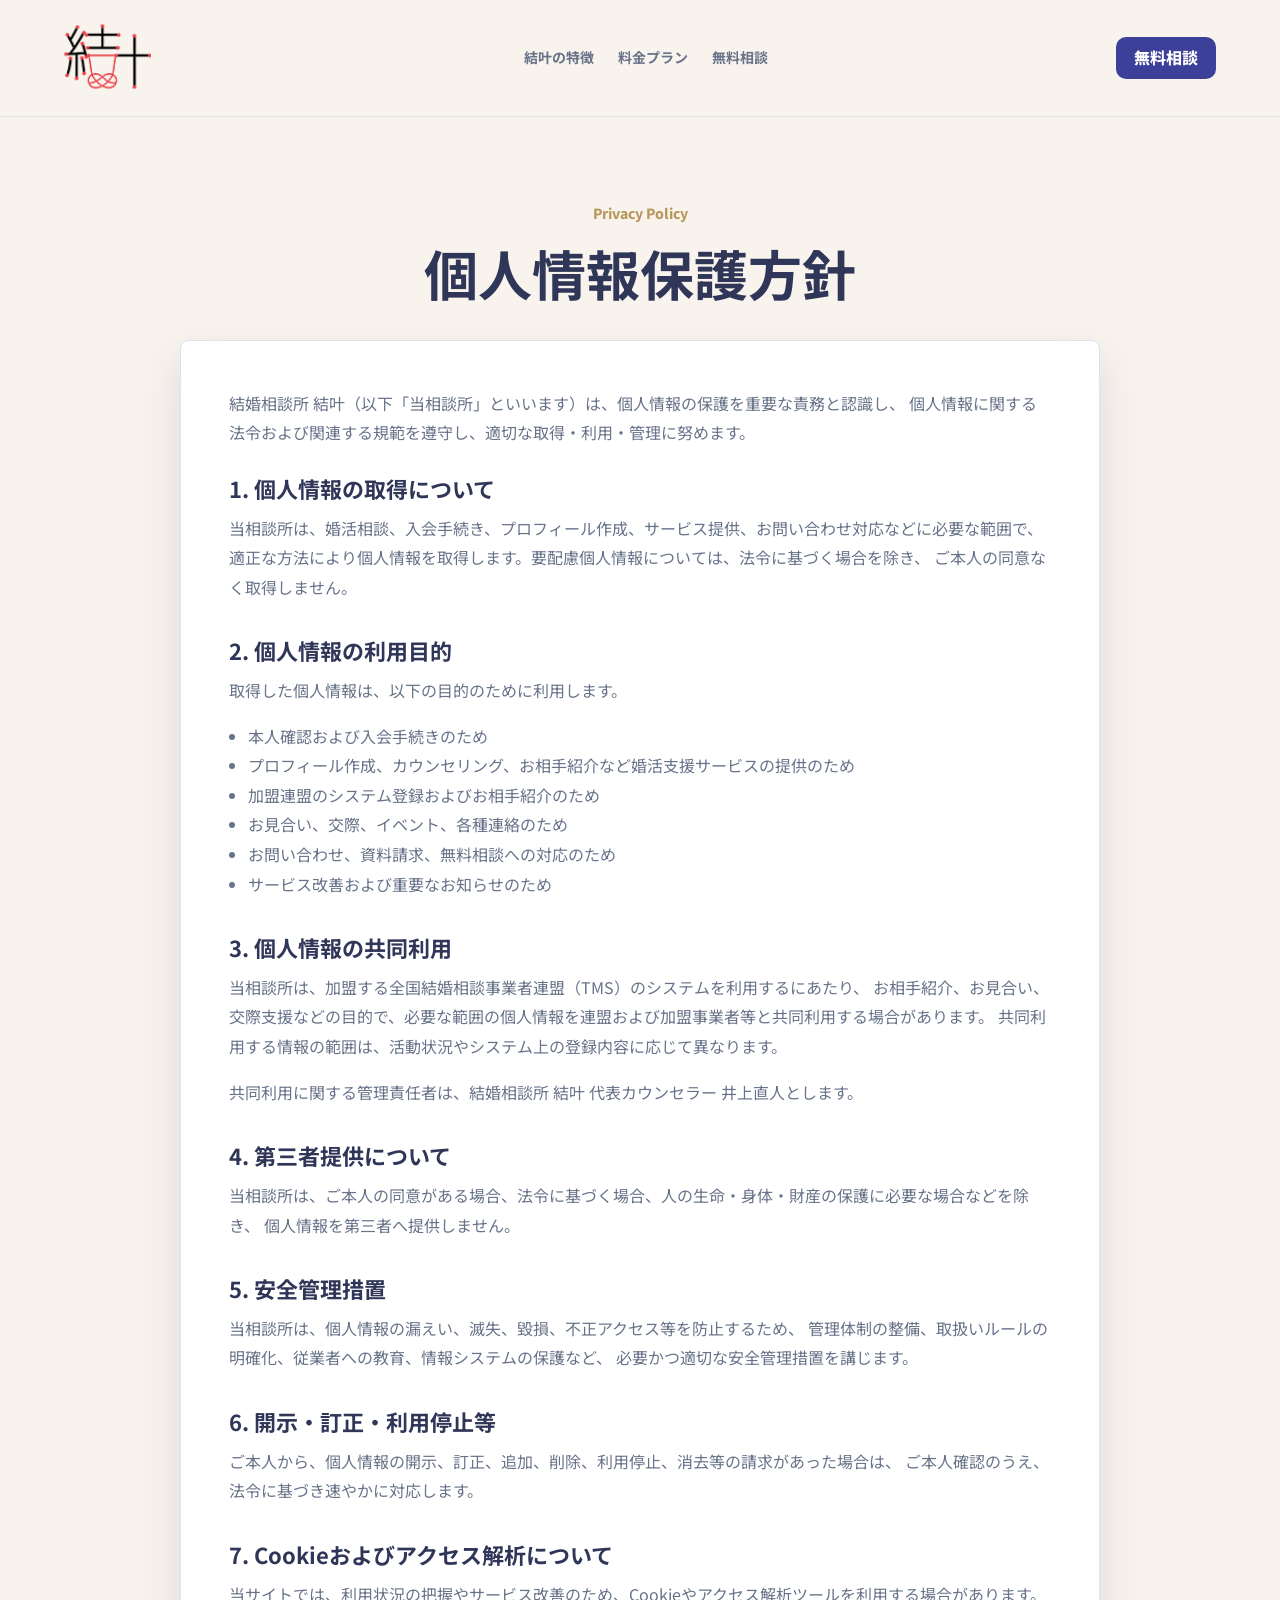
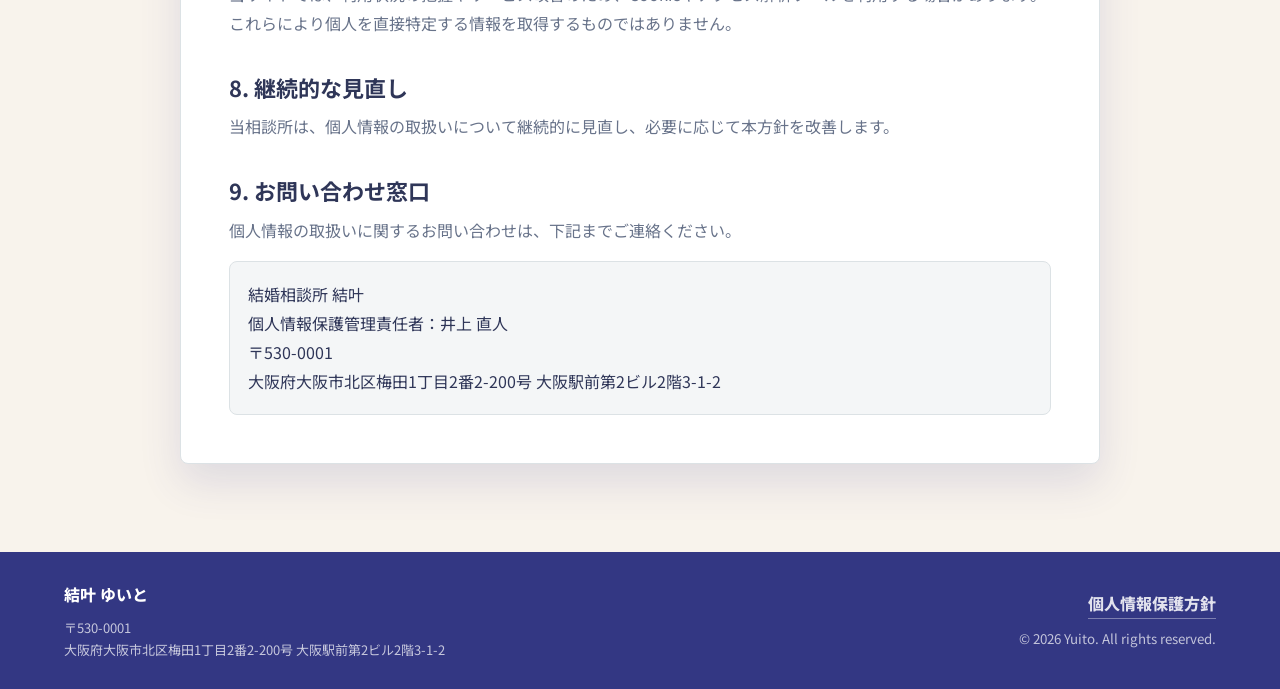
<file: privacy.html>
<!doctype html>
<html lang="ja">
  <head>
    <meta charset="utf-8">
    <meta name="viewport" content="width=device-width, initial-scale=1">
    <title>個人情報保護方針 | 結叶 ゆいと</title>
    <meta name="description" content="結婚相談所 結叶の個人情報保護方針です。">
    <link rel="preconnect" href="https://fonts.googleapis.com">
    <link rel="preconnect" href="https://fonts.gstatic.com" crossorigin>
    <link
      href="https://fonts.googleapis.com/css2?family=Noto+Sans+JP:wght@400;500;700;800&display=swap"
      rel="stylesheet"
    >
    <link rel="icon" href="assets/favicon.png">
    <link rel="stylesheet" href="styles.css">
  </head>
  <body>
    <header class="site-header">
      <a class="brand" href="index.html" aria-label="結叶 ゆいと">
        <img src="assets/yuito-logo.png" alt="結叶 ゆいと">
      </a>
      <nav class="nav" aria-label="主要ナビゲーション">
        <a href="index.html#about">結叶の特徴</a>
        <a href="index.html#price">料金プラン</a>
        <a href="index.html#contact">無料相談</a>
      </nav>
      <a class="header-cta" href="index.html#contact">無料相談</a>
    </header>

    <main class="subpage">
      <section class="section policy">
        <div class="section-heading centered">
          <p class="eyebrow">Privacy Policy</p>
          <h1>個人情報保護方針</h1>
        </div>
        <div class="policy-body">
          <p>
            結婚相談所 結叶（以下「当相談所」といいます）は、個人情報の保護を重要な責務と認識し、
            個人情報に関する法令および関連する規範を遵守し、適切な取得・利用・管理に努めます。
          </p>

          <h2>1. 個人情報の取得について</h2>
          <p>
            当相談所は、婚活相談、入会手続き、プロフィール作成、サービス提供、お問い合わせ対応などに必要な範囲で、
            適正な方法により個人情報を取得します。要配慮個人情報については、法令に基づく場合を除き、
            ご本人の同意なく取得しません。
          </p>

          <h2>2. 個人情報の利用目的</h2>
          <p>取得した個人情報は、以下の目的のために利用します。</p>
          <ul>
            <li>本人確認および入会手続きのため</li>
            <li>プロフィール作成、カウンセリング、お相手紹介など婚活支援サービスの提供のため</li>
            <li>加盟連盟のシステム登録およびお相手紹介のため</li>
            <li>お見合い、交際、イベント、各種連絡のため</li>
            <li>お問い合わせ、資料請求、無料相談への対応のため</li>
            <li>サービス改善および重要なお知らせのため</li>
          </ul>

          <h2>3. 個人情報の共同利用</h2>
          <p>
            当相談所は、加盟する全国結婚相談事業者連盟（TMS）のシステムを利用するにあたり、
            お相手紹介、お見合い、交際支援などの目的で、必要な範囲の個人情報を連盟および加盟事業者等と共同利用する場合があります。
            共同利用する情報の範囲は、活動状況やシステム上の登録内容に応じて異なります。
          </p>
          <p>
            共同利用に関する管理責任者は、結婚相談所 結叶 代表カウンセラー 井上直人とします。
          </p>

          <h2>4. 第三者提供について</h2>
          <p>
            当相談所は、ご本人の同意がある場合、法令に基づく場合、人の生命・身体・財産の保護に必要な場合などを除き、
            個人情報を第三者へ提供しません。
          </p>

          <h2>5. 安全管理措置</h2>
          <p>
            当相談所は、個人情報の漏えい、滅失、毀損、不正アクセス等を防止するため、
            管理体制の整備、取扱いルールの明確化、従業者への教育、情報システムの保護など、
            必要かつ適切な安全管理措置を講じます。
          </p>

          <h2>6. 開示・訂正・利用停止等</h2>
          <p>
            ご本人から、個人情報の開示、訂正、追加、削除、利用停止、消去等の請求があった場合は、
            ご本人確認のうえ、法令に基づき速やかに対応します。
          </p>

          <h2>7. Cookieおよびアクセス解析について</h2>
          <p>
            当サイトでは、利用状況の把握やサービス改善のため、Cookieやアクセス解析ツールを利用する場合があります。
            これらにより個人を直接特定する情報を取得するものではありません。
          </p>

          <h2>8. 継続的な見直し</h2>
          <p>
            当相談所は、個人情報の取扱いについて継続的に見直し、必要に応じて本方針を改善します。
          </p>

          <h2>9. お問い合わせ窓口</h2>
          <p>
            個人情報の取扱いに関するお問い合わせは、下記までご連絡ください。
          </p>
          <address>
            結婚相談所 結叶<br>
            個人情報保護管理責任者：井上 直人<br>
            〒530-0001<br>
            大阪府大阪市北区梅田1丁目2番2-200号 大阪駅前第2ビル2階3-1-2
          </address>
        </div>
      </section>
    </main>

    <footer class="footer">
      <div>
        <p>結叶 ゆいと</p>
        <address>〒530-0001<br>大阪府大阪市北区梅田1丁目2番2-200号 大阪駅前第2ビル2階3-1-2</address>
      </div>
      <div class="footer-links">
        <a href="privacy.html">個人情報保護方針</a>
        <small>&copy; 2026 Yuito. All rights reserved.</small>
      </div>
    </footer>
  </body>
</html>
</file>
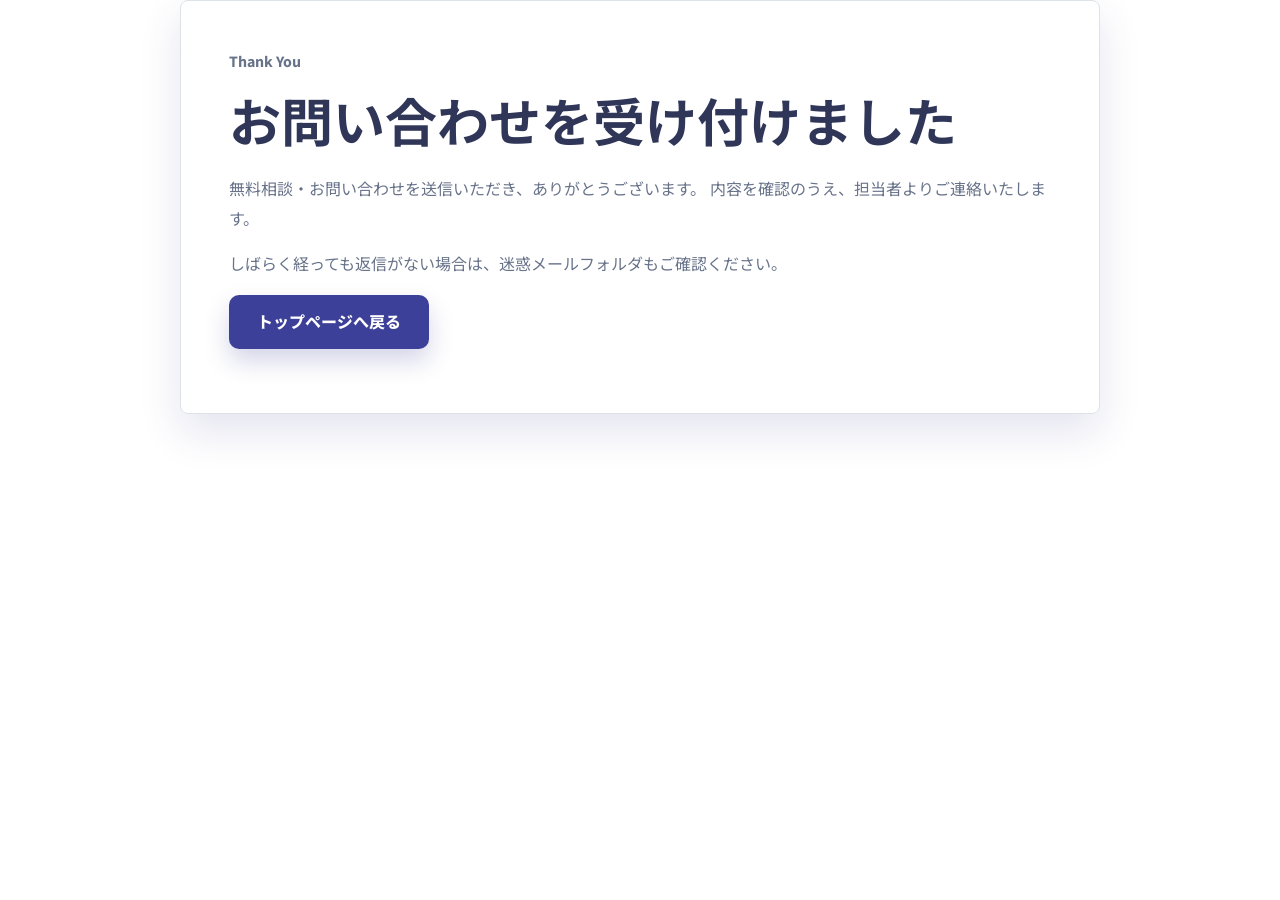
<file: thanks.html>
<!doctype html>
<html lang="ja">
  <head>
    <meta charset="utf-8">
    <meta name="viewport" content="width=device-width, initial-scale=1">
    <title>送信完了｜結婚相談所 結叶</title>
    <meta name="description" content="結婚相談所 結叶への無料相談・お問い合わせを受け付けました。">
    <link rel="preconnect" href="https://fonts.googleapis.com">
    <link rel="preconnect" href="https://fonts.gstatic.com" crossorigin>
    <link
      href="https://fonts.googleapis.com/css2?family=Noto+Sans+JP:wght@400;500;700;800&display=swap"
      rel="stylesheet"
    >
    <link rel="icon" href="assets/favicon.png">
    <link rel="stylesheet" href="styles.css?v=20260710-vercel-contact">
  </head>
  <body class="policy-body">
    <main>
      <p class="eyebrow">Thank You</p>
      <h1>お問い合わせを受け付けました</h1>
      <p>
        無料相談・お問い合わせを送信いただき、ありがとうございます。
        内容を確認のうえ、担当者よりご連絡いたします。
      </p>
      <p>
        しばらく経っても返信がない場合は、迷惑メールフォルダもご確認ください。
      </p>
      <p>
        <a class="primary-button" href="index.html">トップページへ戻る</a>
      </p>
    </main>
  </body>
</html>
</file>
<file: styles.css>
﻿:root {
  --ink: #2f3658;
  --muted: #68738a;
  --line: #dce2e5;
  --paper: #f8f3ec;
  --white: #ffffff;
  --red: #3d4098;
  --red-dark: #333783;
  --green: #5f7280;
  --green-soft: #f4f6f7;
  --gold: #b8975a;
  --shadow: 0 18px 42px rgba(61, 64, 152, 0.14);
  --soft: #f4f6f7;
}

* {
  box-sizing: border-box;
}

html {
  scroll-behavior: smooth;
  overflow-x: hidden;
}

body {
  margin: 0;
  color: var(--ink);
  background: var(--paper);
  font-family: "Noto Sans JP", system-ui, -apple-system, BlinkMacSystemFont, sans-serif;
  line-height: 1.85;
  overflow-x: hidden;
}

a {
  color: inherit;
  text-decoration: none;
}

img {
  display: block;
  max-width: 100%;
}

.site-header {
  position: sticky;
  top: 0;
  z-index: 10;
  display: flex;
  align-items: center;
  justify-content: space-between;
  gap: 24px;
  padding: 14px clamp(18px, 5vw, 72px);
  background: rgba(248, 243, 236, 0.94);
  border-bottom: 1px solid rgba(220, 226, 229, 0.92);
  backdrop-filter: blur(14px);
}

.brand {
  display: inline-flex;
  align-items: center;
  min-width: 112px;
}

.brand img {
  width: 88px;
  height: auto;
}

.nav {
  display: flex;
  gap: 24px;
  color: var(--muted);
  font-size: 14px;
  font-weight: 700;
}

.header-cta {
  display: inline-flex;
  min-height: 42px;
  align-items: center;
  justify-content: center;
  padding: 0 18px;
  color: var(--white);
  background: var(--red);
  border-radius: 10px;
  font-weight: 800;
}

.hero {
  min-height: auto;
  padding: 0 0 54px;
  background: var(--paper);
}

.hero-visual {
  position: relative;
  isolation: isolate;
  overflow: hidden;
  min-height: clamp(560px, 72vh, 760px);
  display: grid;
  align-items: center;
  padding: clamp(64px, 9vw, 112px) clamp(20px, 5vw, 72px);
  background: var(--paper);
  border-bottom: 1px solid rgba(220, 226, 229, 0.9);
}

.hero-visual::after {
  position: absolute;
  inset: 0;
  z-index: 1;
  content: "";
  background: transparent;
}

.hero-bg-image {
  position: absolute;
  inset: 0;
  z-index: 0;
  width: 100%;
  height: 100%;
  max-width: none;
  object-fit: cover;
  object-position: center center;
  opacity: 1;
  filter: none;
}

.hero-copy {
  position: relative;
  z-index: 2;
  max-width: 900px;
  margin: 0 auto;
  text-align: center;
  text-shadow: 0 2px 18px rgba(255, 255, 255, 0.95), 0 1px 3px rgba(255, 255, 255, 0.85);
}

.hero-copy .eyebrow {
  color: #1f2f3a;
  font-size: 15px;
  font-weight: 900;
  text-shadow: 0 2px 14px rgba(255, 255, 255, 0.95), 0 1px 4px rgba(255, 255, 255, 0.9);
}

.eyebrow {
  margin: 0 0 14px;
  color: var(--gold);
  font-size: 14px;
  font-weight: 800;
}

h1,
h2,
h3,
p {
  margin-top: 0;
}

h1 {
  margin-bottom: 24px;
  font-size: clamp(30px, 4.1vw, 52px);
  line-height: 1.18;
  letter-spacing: 0;
}

h2 {
  margin-bottom: 0;
  font-size: clamp(28px, 3.2vw, 42px);
  line-height: 1.35;
  letter-spacing: 0;
}

h3 {
  margin-bottom: 12px;
  font-size: 22px;
  line-height: 1.45;
  letter-spacing: 0;
}

.lead {
  max-width: 760px;
  margin-bottom: 30px;
  margin-left: auto;
  margin-right: auto;
  color: var(--muted);
  font-size: 18px;
}

.hero-copy .lead {
  color: #2f3658;
  font-weight: 700;
  text-shadow: 0 2px 16px rgba(255, 255, 255, 0.96), 0 1px 4px rgba(255, 255, 255, 0.92);
}

.hero-actions {
  display: flex;
  flex-wrap: wrap;
  align-items: center;
  justify-content: center;
  gap: 18px;
  margin-bottom: 34px;
}

.primary-button {
  display: inline-flex;
  min-height: 54px;
  align-items: center;
  justify-content: center;
  padding: 0 28px;
  color: var(--white);
  background: var(--red);
  border: 0;
  border-radius: 10px;
  box-shadow: 0 12px 24px rgba(61, 64, 152, 0.22);
  font: inherit;
  font-weight: 800;
  cursor: pointer;
}

.secondary-link {
  color: var(--red-dark);
  font-weight: 800;
  border-bottom: 2px solid var(--gold);
}

.hero-notes {
  display: grid;
  grid-template-columns: repeat(3, minmax(0, 1fr));
  gap: 12px;
  max-width: 760px;
  margin: 0 auto;
}

.hero-notes div {
  padding: 14px 16px;
  background: rgba(255, 255, 255, 0.9);
  border: 1px solid var(--line);
  border-radius: 8px;
  backdrop-filter: blur(4px);
}

.hero-notes dt {
  color: var(--muted);
  font-size: 12px;
  font-weight: 700;
}

.hero-notes dd {
  margin: 0;
  font-weight: 800;
}

.section {
  padding: 88px clamp(20px, 5vw, 72px);
}

.section-heading {
  max-width: 1120px;
  margin: 0 auto 34px;
}

.section-heading.centered {
  text-align: center;
}

.about-card,
.value-list,
.voice-grid,
.profile-grid,
.news-list,
.reason-list,
.price-list,
.flow-list,
.faq-list,
.worry-panel,
.second-panel,
.consultation-list,
.consultation-note,
.cta-section {
  width: min(1120px, 100%);
  margin: 0 auto;
}

.about-card {
  display: grid;
  grid-template-columns: minmax(300px, 0.82fr) minmax(0, 1fr);
  gap: clamp(24px, 4vw, 42px);
  align-items: center;
  overflow: hidden;
}

.about-card,
.profile-panel,
.value-card,
.contact-form {
  background: var(--white);
  border: 1px solid var(--line);
  border-radius: 8px;
}

.about-card > div {
  padding: clamp(26px, 4vw, 44px);
}

.about-card > img {
  width: 100%;
  height: 100%;
  min-height: 360px;
  object-fit: cover;
  object-position: 62% 30%;
}

.about-card p:last-child {
  margin-bottom: 0;
}

.worries {
  background: var(--white);
}

.worry-panel,
.second-panel {
  padding: clamp(26px, 4vw, 44px);
  background: var(--white);
  border: 1px solid var(--line);
  border-radius: 8px;
  box-shadow: 0 12px 32px rgba(61, 64, 152, 0.08);
}

.worry-list {
  display: grid;
  grid-template-columns: repeat(3, minmax(0, 1fr));
  gap: 12px;
  margin: 0 0 24px;
  padding: 0;
  list-style: none;
}

.worry-list li {
  padding: 14px 16px;
  background: var(--soft);
  border: 1px solid var(--line);
  border-radius: 8px;
  color: var(--ink);
  font-weight: 800;
  line-height: 1.7;
}

.worry-list li::before {
  content: "";
  display: inline-block;
  width: 8px;
  height: 8px;
  margin-right: 9px;
  background: var(--gold);
  border-radius: 2px;
  vertical-align: 0.1em;
}

.worry-panel > p {
  max-width: 880px;
  margin-right: auto;
  margin-left: auto;
  color: var(--muted);
  text-align: center;
}

.section-cta {
  display: flex;
  justify-content: center;
  margin-top: 28px;
}

.section-cta.left {
  justify-content: flex-start;
}

.diagnosis {
  background: var(--paper);
}

.diagnosis .section-heading p:not(.eyebrow) {
  max-width: 760px;
  margin: 12px auto 0;
  color: var(--muted);
}

.diagnosis-list {
  display: grid;
  grid-template-columns: repeat(2, minmax(0, 1fr));
  gap: 18px;
  width: min(760px, 100%);
  margin: 0 auto;
}

.diagnosis-list a {
  display: grid;
  overflow: hidden;
  background: var(--white);
  border: 1px solid var(--line);
  border-radius: 8px;
  box-shadow: 0 12px 32px rgba(61, 64, 152, 0.08);
  transition: transform 0.2s ease, box-shadow 0.2s ease;
}

.diagnosis-list a:hover {
  transform: translateY(-2px);
  box-shadow: 0 18px 38px rgba(61, 64, 152, 0.12);
}

.diagnosis-list img {
  width: 100%;
  height: auto;
}

.diagnosis-list span {
  display: inline-flex;
  min-height: 46px;
  align-items: center;
  justify-content: center;
  padding: 0 16px;
  color: var(--red-dark);
  font-weight: 800;
}

.external-note {
  width: min(760px, 100%);
  margin: 12px auto 0;
  color: var(--muted);
  font-size: 13px;
  text-align: center;
}

.profile-panel {
  overflow: hidden;
}

.profile-panel img {
  width: 100%;
  height: 320px;
  object-fit: cover;
  object-position: center 18%;
}

.profile-panel img.advisor-speaking {
  object-position: 62% 30%;
}

.profile-panel div {
  padding: 26px;
}

.profile-title {
  margin-bottom: 10px;
  color: var(--gold);
  font-weight: 800;
}

.profile {
  background: #fff;
}

.profile-grid {
  display: grid;
  grid-template-columns: 1fr;
}

.counselor-card,
.salon-card {
  overflow: hidden;
  background: var(--white);
  border: 1px solid var(--line);
  border-radius: 8px;
  box-shadow: 0 12px 32px rgba(61, 64, 152, 0.08);
}

.counselor-card {
  display: grid;
  grid-template-columns: minmax(300px, 0.72fr) minmax(0, 1fr);
  align-items: stretch;
}

.counselor-card > img {
  width: 100%;
  height: 100%;
  min-height: 560px;
  object-fit: cover;
}

.counselor-card > img {
  object-position: center 18%;
}

.counselor-card > div,
.salon-card > div {
  padding: 28px;
}

.profile-tags {
  display: flex;
  flex-wrap: wrap;
  gap: 8px;
  margin: 0 0 20px;
}

.profile-tags span {
  display: inline-flex;
  min-height: 30px;
  align-items: center;
  padding: 0 10px;
  color: var(--red-dark);
  background: var(--green-soft);
  border: 1px solid var(--line);
  border-radius: 8px;
  font-size: 12px;
  font-weight: 800;
}

.salon-card {
  display: grid;
  align-content: center;
  width: min(920px, 100%);
  margin: 0 auto;
}

.counselor-card p:last-child,
.salon-card p:last-child {
  margin-bottom: 0;
}

.salon-card dl {
  display: grid;
  gap: 0;
  margin: 0 0 18px;
  background: var(--white);
  border: 1px solid var(--line);
  border-radius: 8px;
}

.salon-card dl div {
  display: grid;
  grid-template-columns: 110px 1fr;
  gap: 14px;
  padding: 12px 14px;
  border-top: 1px solid var(--line);
}

.salon-card dl div:first-child {
  border-top: 0;
}

.salon-card dt {
  color: var(--muted);
  font-weight: 800;
}

.salon-card dd {
  margin: 0;
}

.trust-banner {
  display: flex;
  align-items: center;
  justify-content: center;
  gap: clamp(20px, 4vw, 46px);
  width: min(920px, 100%);
  margin: 24px auto 0;
  padding: 24px clamp(22px, 4vw, 42px);
  background: var(--white);
  border: 1px solid var(--line);
  border-radius: 8px;
  box-shadow: 0 12px 32px rgba(61, 64, 152, 0.08);
}

.trust-banner img {
  width: min(220px, 36vw);
  height: auto;
}

.trust-banner p {
  max-width: 520px;
  margin: 0;
  color: var(--ink);
  font-size: 20px;
  font-weight: 800;
  line-height: 1.7;
}

.news {
  background: var(--paper);
}

.news-list {
  display: grid;
  gap: 12px;
  max-width: 920px;
}

.news-item {
  background: var(--white);
  border: 1px solid var(--line);
  border-radius: 8px;
  box-shadow: 0 10px 28px rgba(61, 64, 152, 0.07);
}

.news-item summary {
  position: relative;
  display: grid;
  grid-template-columns: 220px 1fr;
  gap: 22px;
  align-items: center;
  padding: 20px 64px 20px 24px;
  cursor: pointer;
  list-style: none;
}

.news-item summary::-webkit-details-marker {
  display: none;
}

.news-item summary::after {
  content: "+";
  position: absolute;
  top: 50%;
  right: 24px;
  transform: translateY(-50%);
  color: var(--gold);
  font-size: 26px;
  font-weight: 800;
  line-height: 1;
}

.news-item[open] summary::after {
  content: "-";
}

.news-meta {
  display: flex;
  align-items: center;
  gap: 10px;
  color: var(--muted);
  font-weight: 800;
}

.news-tag {
  display: inline-flex;
  min-height: 28px;
  align-items: center;
  padding: 0 10px;
  color: var(--white);
  background: var(--red);
  border: 1px solid var(--red);
  border-radius: 8px;
  font-size: 13px;
  white-space: nowrap;
}

.news-title {
  margin: 0;
  color: var(--ink);
  font-size: 18px;
  font-weight: 800;
  line-height: 1.6;
}

.news-content {
  display: grid;
  gap: 10px;
  padding: 0 64px 24px 266px;
}

.news-content p {
  margin: 0;
  color: var(--muted);
  line-height: 1.8;
}

.news-links {
  display: flex;
  flex-wrap: wrap;
  gap: 10px;
  margin-top: 2px;
}

.news-link {
  display: inline-flex;
  align-items: center;
  min-height: 38px;
  padding: 0 14px;
  color: var(--red-dark);
  background: var(--white);
  border: 1px solid rgba(61, 64, 152, 0.22);
  border-radius: 8px;
  font-weight: 800;
}

.news-link:hover {
  border-bottom: 1px solid rgba(61, 64, 152, 0.35);
}

.news-loading {
  width: min(920px, 100%);
  margin: 0 auto;
  color: var(--muted);
  text-align: center;
}

.reason {
  background: #fff;
}

.reason-list {
  display: grid;
  grid-template-columns: repeat(3, minmax(0, 1fr));
  gap: 18px;
}

.reason-card {
  overflow: hidden;
  background: var(--white);
  border: 1px solid var(--line);
  border-radius: 8px;
  box-shadow: 0 10px 28px rgba(61, 64, 152, 0.06);
}

.reason-card img {
  width: 100%;
  height: 180px;
  object-fit: cover;
}

.reason-card div {
  padding: 24px;
}

.reason-card span {
  display: inline-block;
  margin-bottom: 8px;
  color: var(--gold);
  font-size: 13px;
  font-weight: 800;
}

.reason-card p {
  margin-bottom: 0;
  color: var(--muted);
}

.second-opinion {
  background: var(--soft);
}

.second-opinion .section-heading p:not(.eyebrow) {
  margin-top: 12px;
  color: var(--muted);
  font-size: 18px;
  font-weight: 800;
}

.second-panel {
  display: grid;
  grid-template-columns: minmax(280px, 0.78fr) minmax(0, 1fr);
  gap: 28px;
  align-items: center;
  background: var(--white);
  border-left: 4px solid var(--gold);
}

.second-panel img {
  width: 100%;
  height: 320px;
  object-fit: cover;
  object-position: center center;
  border-radius: 8px;
}

.second-panel p {
  color: var(--muted);
}

.consultation {
  background: var(--white);
}

.consultation-list {
  display: grid;
  grid-template-columns: repeat(3, minmax(0, 1fr));
  gap: 18px;
}

.consultation-list article {
  padding: 28px;
  background: var(--soft);
  border: 1px solid var(--line);
  border-radius: 8px;
}

.consultation-list span {
  display: inline-block;
  margin-bottom: 10px;
  color: var(--gold);
  font-size: 13px;
  font-weight: 800;
}

.consultation-list p {
  margin-bottom: 0;
  color: var(--muted);
}

.consultation-note {
  margin-top: 22px;
  padding: 18px 22px;
  color: var(--muted);
  background: var(--green-soft);
  border: 1px solid var(--line);
  border-radius: 8px;
  text-align: center;
}

.value {
  background: var(--white);
}

.value-list {
  display: grid;
  grid-template-columns: repeat(3, minmax(0, 1fr));
  gap: 18px;
}

.value-card {
  min-height: 285px;
  padding: 28px;
}

.value-card.accent {
  border-top: 5px solid var(--gold);
}

.support-items {
  display: grid;
  gap: 10px;
  margin: 18px 0 0;
  padding: 0;
  list-style: none;
}

.support-items li {
  position: relative;
  padding-left: 20px;
  color: var(--muted);
  line-height: 1.7;
}

.support-items li::before {
  content: "";
  position: absolute;
  top: 0.75em;
  left: 0;
  width: 8px;
  height: 8px;
  background: var(--gold);
  border-radius: 2px;
}

.number {
  display: inline-block;
  margin-bottom: 28px;
  color: var(--gold);
  font-weight: 800;
}

.price {
  background: var(--paper);
}

.price .section-heading p:not(.eyebrow) {
  max-width: 900px;
  margin: 12px auto 0;
  color: var(--muted);
}

.price-list {
  display: grid;
  grid-template-columns: repeat(3, minmax(0, 1fr));
  gap: 18px;
}

.price-card {
  position: relative;
  display: grid;
  align-content: start;
  padding: 36px 28px 28px;
  background: var(--white);
  border: 1px solid var(--line);
  border-radius: 8px;
  box-shadow: 0 12px 32px rgba(61, 64, 152, 0.08);
}

.price-card.featured {
  border: 2px solid rgba(184, 151, 90, 0.58);
  border-top: 5px solid var(--gold);
  box-shadow: 0 18px 42px rgba(61, 64, 152, 0.12);
}

.plan-recommend {
  position: absolute;
  top: -14px;
  left: 22px;
  display: inline-flex;
  min-height: 30px;
  align-items: center;
  margin: 0;
  padding: 0 14px;
  color: var(--white);
  background: var(--red);
  border-radius: 8px;
  box-shadow: 0 10px 20px rgba(61, 64, 152, 0.12);
  font-size: 13px;
  font-weight: 800;
}

.price-card.featured .plan-recommend {
  color: var(--white);
  background: var(--red);
}

.plan-label {
  width: fit-content;
  margin-bottom: 12px;
  padding: 4px 10px;
  color: var(--white);
  background: var(--red);
  border: 1px solid var(--red);
  border-radius: 8px;
  font-size: 13px;
  font-weight: 800;
}

.plan-subtitle {
  margin: -4px 0 14px;
  color: var(--ink);
  font-weight: 800;
  line-height: 1.6;
}

.plan-lead {
  color: var(--muted);
}

.plan-fit {
  margin-bottom: 18px;
  padding: 14px;
  color: var(--muted);
  background: var(--green-soft);
  border: 1px solid var(--line);
  border-radius: 8px;
  font-size: 14px;
  line-height: 1.7;
}

.price-card dl {
  display: grid;
  gap: 0;
  margin: 0;
}

.price-card dl div {
  display: flex;
  justify-content: space-between;
  gap: 14px;
  padding: 12px 0;
  border-top: 1px solid var(--line);
}

.price-card dt {
  color: var(--muted);
  font-weight: 700;
}

.price-card dd {
  margin: 0;
  font-weight: 800;
  text-align: right;
}

.plan-note {
  margin: 14px 0 0;
  padding: 10px 12px;
  color: var(--muted);
  background: rgba(255, 248, 245, 0.82);
  border: 1px solid var(--line);
  border-radius: 8px;
  font-size: 11px;
  line-height: 1.75;
}

.trial-note {
  width: min(1120px, 100%);
  margin: 14px auto 0;
  padding: 14px 16px;
  color: var(--muted);
  background: var(--white);
  border: 1px solid var(--line);
  border-radius: 8px;
  font-size: 12px;
  line-height: 1.8;
}

.premium-note {
  display: grid;
  grid-template-columns: minmax(240px, 0.55fr) minmax(0, 1fr);
  gap: 24px;
  align-items: center;
  width: min(1120px, 100%);
  margin: 18px auto 0;
  padding: 24px 28px;
  color: var(--ink);
  background: #fff;
  border: 2px solid rgba(184, 151, 90, 0.42);
  border-radius: 8px;
  box-shadow: 0 12px 32px rgba(61, 64, 152, 0.08);
}

.premium-note img {
  width: 100%;
  height: 220px;
  object-fit: cover;
  object-position: center center;
  border-radius: 8px;
}

.premium-note span {
  display: inline-flex;
  min-height: 30px;
  align-items: center;
  margin-bottom: 10px;
  padding: 0 12px;
  color: var(--ink);
  background: var(--gold);
  border-radius: 8px;
  font-size: 13px;
  font-weight: 800;
}

.premium-note strong {
  display: block;
  margin-bottom: 8px;
  font-size: 20px;
}

.premium-note p,
.price-note {
  margin-bottom: 0;
}

.price-note {
  width: min(1120px, 100%);
  margin: 14px auto 0;
  color: var(--muted);
  font-size: 13px;
  text-align: center;
}

.flow {
  background: var(--white);
}

.flow-list {
  display: grid;
  grid-template-columns: repeat(3, minmax(0, 1fr));
  gap: 18px;
  padding: 0;
  list-style: none;
}

.flow-list li {
  position: relative;
  min-height: 250px;
  padding: 30px 26px;
  background: var(--soft);
  border: 1px solid var(--line);
  border-radius: 8px;
}

.flow-list span {
  display: inline-grid;
  place-items: center;
  width: 48px;
  height: 48px;
  margin-bottom: 22px;
  color: var(--white);
  background: var(--green);
  border-radius: 50%;
  font-weight: 800;
}

.flow-list p {
  margin-bottom: 0;
  color: var(--muted);
}

.faq {
  background: var(--paper);
}

.faq-list {
  display: grid;
  gap: 12px;
  max-width: 920px;
}

.faq-list details {
  background: var(--white);
  border: 1px solid var(--line);
  border-radius: 8px;
  box-shadow: 0 10px 28px rgba(61, 64, 152, 0.07);
}

.faq-list summary {
  position: relative;
  padding: 20px 56px 20px 24px;
  font-weight: 800;
  cursor: pointer;
  list-style: none;
}

.faq-list summary::-webkit-details-marker {
  display: none;
}

.faq-list summary::after {
  content: "+";
  position: absolute;
  top: 50%;
  right: 24px;
  transform: translateY(-50%);
  color: var(--gold);
  font-size: 24px;
  line-height: 1;
}

.faq-list details[open] summary::after {
  content: "-";
}

.faq-list p {
  margin: 0;
  padding: 0 24px 22px;
  color: var(--muted);
}

.voices {
  background: linear-gradient(180deg, var(--paper), var(--soft));
}

.voice-grid {
  display: grid;
  grid-template-columns: repeat(3, minmax(0, 1fr));
  gap: 18px;
}

.source-links {
  display: flex;
  flex-wrap: wrap;
  justify-content: center;
  gap: 12px;
  width: min(1120px, 100%);
  margin: 22px auto 0;
}

.source-links a {
  display: inline-flex;
  min-height: 42px;
  align-items: center;
  justify-content: center;
  padding: 0 16px;
  color: var(--red-dark);
  background: var(--white);
  border: 1px solid var(--line);
  border-radius: 8px;
  font-weight: 800;
}

.subpage {
  background: var(--paper);
}

.policy {
  padding-top: clamp(48px, 7vw, 84px);
}

.policy .section-heading h1 {
  margin-bottom: 0;
  font-size: clamp(34px, 4.8vw, 54px);
  line-height: 1.2;
}

.policy-body {
  width: min(920px, 100%);
  margin: 0 auto;
  padding: clamp(28px, 5vw, 48px);
  background: var(--white);
  border: 1px solid var(--line);
  border-radius: 8px;
  box-shadow: var(--shadow);
}

.policy-body h2 {
  margin: 34px 0 10px;
  font-size: 22px;
}

.policy-body h2:first-of-type {
  margin-top: 26px;
}

.policy-body p,
.policy-body li {
  color: var(--muted);
}

.policy-body ul {
  margin: 0 0 18px;
  padding-left: 1.2em;
}

.policy-body address {
  padding: 18px;
  background: var(--soft);
  border: 1px solid var(--line);
  border-radius: 8px;
  color: var(--ink);
  font-style: normal;
  line-height: 1.8;
}

.cta-section {
  display: grid;
  grid-template-columns: minmax(0, 1fr);
  gap: 28px;
  align-items: start;
  padding: 88px clamp(20px, 5vw, 72px);
}

.cta-copy,
.contact-form {
  width: min(100%, 920px);
  margin-inline: auto;
}

.cta-copy p {
  color: var(--muted);
}

.consultation-banner {
  display: block;
  width: min(360px, 100%);
  margin: 22px 0;
  overflow: hidden;
  background: var(--white);
  border: 1px solid var(--line);
  border-radius: 8px;
  box-shadow: 0 12px 28px rgba(61, 64, 152, 0.08);
}

.consultation-banner img {
  width: 100%;
  height: auto;
}

.contact-methods {
  display: flex;
  flex-wrap: wrap;
  gap: 10px;
}

.contact-methods span {
  display: inline-flex;
  align-items: center;
  min-height: 38px;
  padding: 0 14px;
  color: var(--red-dark);
  background: var(--green-soft);
  border: 1px solid var(--line);
  border-radius: 8px;
  font-weight: 800;
}

.cta-buttons {
  display: flex;
  flex-wrap: wrap;
  gap: 12px;
  margin-top: 28px;
}

.outline-button {
  display: inline-flex;
  min-height: 54px;
  align-items: center;
  justify-content: center;
  padding: 0 24px;
  color: var(--red-dark);
  background: var(--white);
  border: 1px solid var(--red);
  border-radius: 10px;
  font-weight: 800;
}

.contact-form {
  display: grid;
  gap: 18px;
  padding: clamp(24px, 4vw, 36px);
  box-shadow: var(--shadow);
}

.form-heading {
  display: grid;
  gap: 6px;
}

.form-heading h3,
.form-heading p {
  margin: 0;
}

.form-heading h3 {
  font-size: 1.25rem;
}

.form-heading p,
.form-note {
  color: var(--muted);
  line-height: 1.8;
}

.form-row {
  display: grid;
  grid-template-columns: repeat(2, minmax(0, 1fr));
  gap: 16px;
}

label {
  display: grid;
  gap: 8px;
  color: var(--ink);
  font-weight: 800;
}

input,
select,
textarea {
  width: 100%;
  border: 1px solid var(--line);
  border-radius: 8px;
  padding: 13px 14px;
  color: var(--ink);
  background: #fff;
  font: inherit;
}

input:focus,
select:focus,
textarea:focus {
  outline: 3px solid rgba(184, 151, 90, 0.22);
  border-color: var(--gold);
}

textarea {
  resize: vertical;
}

.form-note {
  margin: 0;
  font-size: 0.9rem;
}

.privacy-check {
  display: flex;
  align-items: flex-start;
  gap: 10px;
  line-height: 1.7;
}

.privacy-check input {
  width: auto;
  margin-top: 7px;
}

.privacy-check a {
  color: var(--red-dark);
  text-decoration: underline;
  text-underline-offset: 3px;
}

.hidden-field {
  display: none;
}

.form-button {
  width: 100%;
}

.footer {
  display: flex;
  align-items: center;
  justify-content: space-between;
  gap: 18px;
  padding: 28px clamp(20px, 5vw, 72px);
  color: var(--white);
  background: var(--red-dark);
}

.footer p {
  margin: 0;
  font-weight: 800;
}

.footer address {
  margin-top: 8px;
  color: rgba(255, 255, 255, 0.72);
  font-style: normal;
  font-size: 13px;
  line-height: 1.7;
}

.footer-links {
  display: grid;
  justify-items: end;
  gap: 8px;
}

.footer-links a {
  color: rgba(255, 255, 255, 0.86);
  font-weight: 800;
  border-bottom: 1px solid rgba(255, 255, 255, 0.36);
}

.footer small {
  color: rgba(255, 255, 255, 0.7);
}

.page-top {
  position: fixed;
  right: 22px;
  bottom: 22px;
  z-index: 30;
  display: inline-flex;
  flex-direction: column;
  align-items: center;
  justify-content: center;
  width: 72px;
  height: 72px;
  color: var(--white);
  background: var(--red);
  border: 1px solid rgba(255, 255, 255, 0.38);
  border-radius: 8px;
  box-shadow: 0 16px 34px rgba(61, 64, 152, 0.22);
  transition: transform 0.2s ease, background 0.2s ease, box-shadow 0.2s ease;
}

.page-top span {
  font-size: 24px;
  line-height: 1;
  font-weight: 800;
}

.page-top small {
  margin-top: 4px;
  font-size: 10px;
  font-weight: 800;
  letter-spacing: 0.04em;
}

.page-top:hover {
  transform: translateY(-3px);
  background: var(--red-dark);
  box-shadow: 0 20px 40px rgba(61, 64, 152, 0.28);
}

@media (max-width: 900px) {
  .nav {
    display: none;
  }

  .hero,
  .about-card,
  .value-list,
  .voice-grid,
  .profile-grid,
  .counselor-card,
  .news-list,
  .reason-list,
  .price-list,
  .flow-list,
  .worry-list,
  .diagnosis-list,
  .consultation-list,
  .second-panel,
  .premium-note,
  .cta-section {
    grid-template-columns: 1fr;
  }

  .hero-visual {
    min-height: 620px;
    padding-top: 72px;
    padding-bottom: 72px;
  }

  .hero-bg-image {
    opacity: 1;
  }

  .about-card > img {
    min-height: 280px;
  }

  .cta-section {
    padding-top: 72px;
    padding-bottom: 72px;
  }

  .form-row {
    grid-template-columns: 1fr;
  }

  .plan-fit {
    min-height: auto;
  }

  .second-panel img,
  .premium-note img {
    height: 240px;
  }

  .counselor-card > img {
    min-height: 320px;
  }
}

@media (max-width: 560px) {
  .site-header {
    padding: 12px 18px;
  }

  .brand {
    min-width: 82px;
  }

  .brand img {
    width: 70px;
  }

  .header-cta {
    min-height: 38px;
    padding: 0 14px;
    font-size: 14px;
  }

  .hero {
    padding: 0 0 48px;
  }

  .hero-visual {
    min-height: 660px;
    padding: 56px 18px;
  }

  .hero-bg-image {
    object-position: center center;
    opacity: 1;
  }

  h1 {
    font-size: 30px;
  }

  .lead {
    font-size: 16px;
  }

  .primary-button {
    width: 100%;
    min-height: 52px;
    padding: 0 18px;
    text-align: center;
  }

  .hero-actions,
  .section-cta {
    width: 100%;
  }

  .outline-button {
    width: 100%;
  }

  .secondary-link {
    margin: 0 auto;
  }

  .hero-notes {
    grid-template-columns: 1fr;
  }

  .section {
    padding: 64px 18px;
  }

  .worry-panel,
  .second-panel,
  .consultation-list article,
  .premium-note {
    padding: 22px;
  }

  .profile-panel img {
    height: 280px;
  }

  .counselor-card > img {
    height: 260px;
  }

  .salon-card dl div {
    grid-template-columns: 1fr;
    gap: 4px;
  }

  .trust-banner {
    display: grid;
    justify-items: center;
    text-align: center;
  }

  .trust-banner img {
    width: 190px;
  }

  .trust-banner p {
    font-size: 17px;
  }

  .news-item summary {
    grid-template-columns: 1fr;
    gap: 10px;
    padding-right: 54px;
  }

  .news-meta {
    flex-wrap: wrap;
  }

  .news-content {
    padding: 0 54px 22px 24px;
  }

  .value-card {
    min-height: auto;
  }

  .cta-section {
    padding-right: 18px;
    padding-left: 18px;
  }

  .footer {
    display: block;
  }

  .footer-links {
    justify-items: start;
    margin-top: 18px;
  }

  .page-top {
    right: 14px;
    bottom: 14px;
    width: 58px;
    height: 58px;
  }

  .page-top span {
    font-size: 20px;
  }

  .page-top small {
    font-size: 9px;
  }
}
</file>
